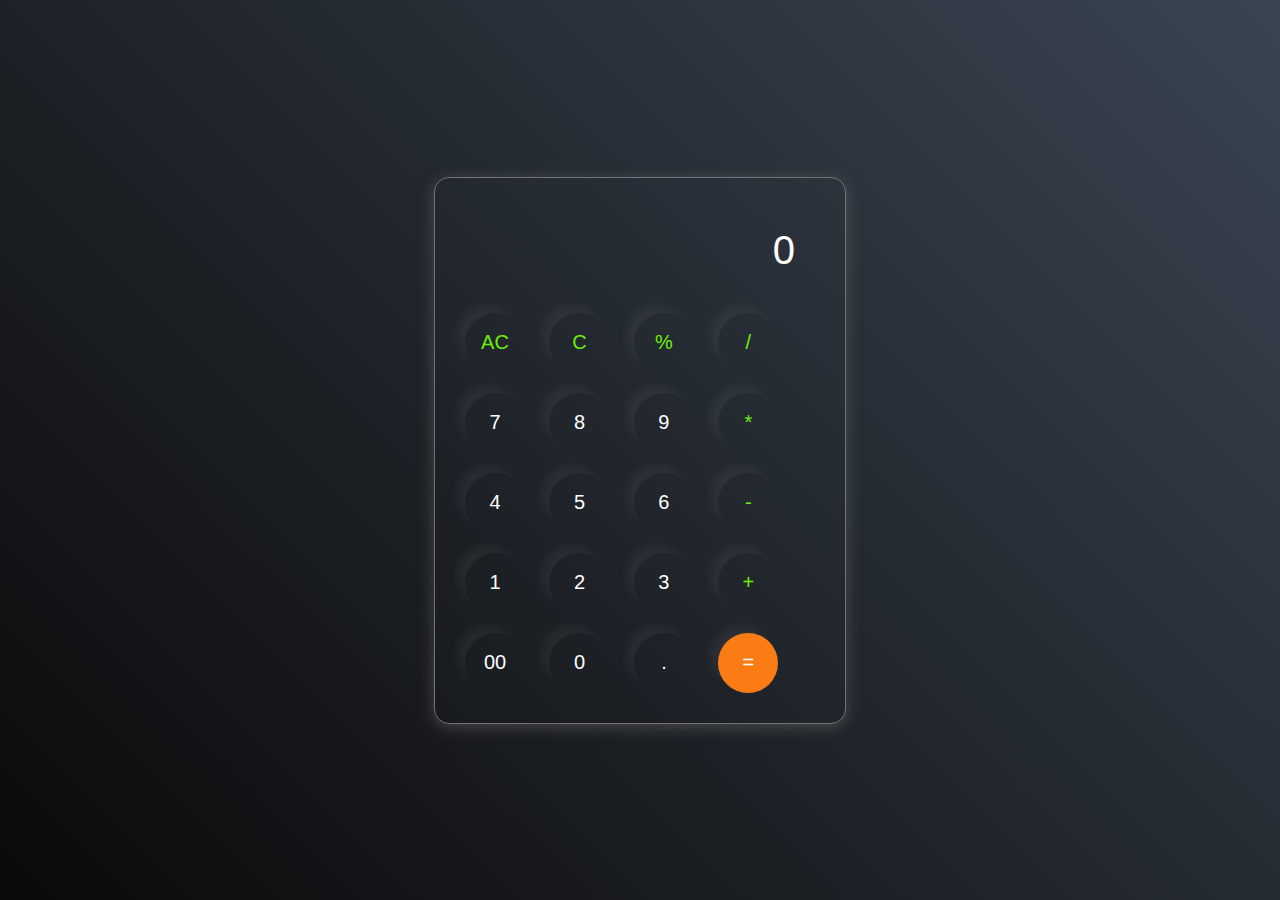
<file: calculator_2/index.html>
<!DOCTYPE html>
<html lang="en">
<head>
    <meta charset="UTF-8">
    <meta name="viewport" content="width=device-width, initial-scale=1.0">
    <link rel="stylesheet" href="style.css">
    <title>CALCULATOR</title>
</head>
<body>
    <div class="calculator">
        <input type="text" placeholder="0" id="inputBox" >
        <div>
            <button class="operator">AC</button>
            <button class="operator">C</button>
            <button class="operator">%</button>
            <button class="operator">/</button>
        </div>
        <div>
            <button>7 </button>
            <button>8</button>
            <button>9</button>
            <button class="operator">*</button>
        </div>
        <div>
            <button>4</button>
            <button>5</button>
            <button>6</button>
            <button class="operator">-</button>
        </div>
        <div>
            <button>1</button>
            <button>2</button>
            <button>3</button>
            <button class="operator">+</button>
        </div>
        <div>
            <button>00</button>
            <button>0</button>
            <button>.</button>
            <button class="equalBtn">=</button>
        </div>
    </div>

    <script src="script.js"></script>
</body>
</html>
</file>
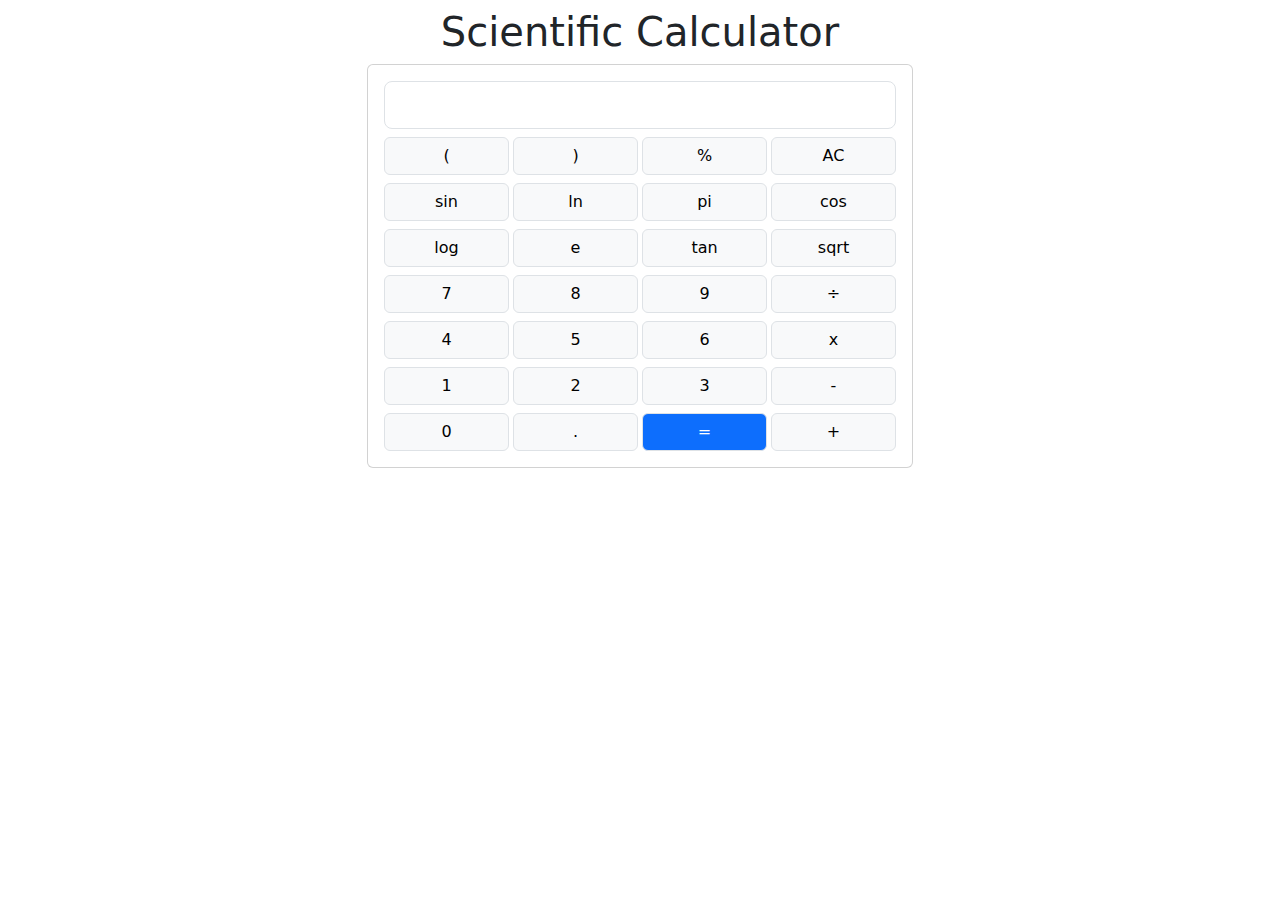
<file: Scientific_calculator/index.html>
<!DOCTYPE html>
<html lang="en">
<head>
    <meta charset="UTF-8">
    <meta name="viewport" content="width=device-width, initial-scale=1.0">
    <title>Scientific Calculator</title>
    <link href="https://cdn.jsdelivr.net/npm/bootstrap@5.3.3/dist/css/bootstrap.min.css" rel="stylesheet" integrity="sha384-QWTKZyjpPEjISv5WaRU9OFeRpok6YctnYmDr5pNlyT2bRjXh0JMhjY6hW+ALEwIH" crossorigin="anonymous">
</head>
<body>
    <div class="container">
        <h1 class="text-center mt-2">Scientific Calculator</h1>
        
        <div class="row ">
            <div class="col-12 offset-md-3 col-md-6 ">
                <div class="card">
                    <div class="card-body"> 
                        <!--                   display              -->
                        <input id="calc-display" readonly class="form-control form-control-lg text-end"
                        type="text" aria-label="form-control-lg example">
                        <!--                   button              -->
                        <div class="row gx-1">
                            <div class="col-3">
                                <button type="button" class="btn btn-light w-100 mt-2 border">(</button>
                            </div>
                            <div class="col-3">
                                <button type="button" class="btn btn-light w-100 mt-2 border">)</button>
                            </div>
                            <div class="col-3">
                                <button type="button" class="btn btn-light w-100 mt-2 border">%</button>
                            </div>
                            <div class="col-3">
                                <button type="button" class="btn btn-light w-100 mt-2 border">AC</button>
                            </div>
                        </div>
                        <div class="row gx-1">
                            <div class="col-3">
                                <button type="button" class="btn btn-light w-100 mt-2 border">sin</button>
                            </div>
                            <div class="col-3">
                                <button type="button" class="btn btn-light w-100 mt-2 border">ln</button>
                            </div>
                            <div class="col-3">
                                <button type="button" class="btn btn-light w-100 mt-2 border">pi</button>
                            </div>
                            <div class="col-3">
                                <button type="button" class="btn btn-light w-100 mt-2 border">cos</button>
                            </div>
                        </div>
                        <div class="row gx-1">
                            <div class="col-3">
                                <button type="button" class="btn btn-light w-100 mt-2 border">log</button>
                            </div>
                            <div class="col-3">
                                <button type="button" class="btn btn-light w-100 mt-2 border">e</button>
                            </div>
                            <div class="col-3">
                                <button type="button" class="btn btn-light w-100 mt-2 border">tan</button>
                            </div>
                            <div class="col-3">
                                <button type="button" class="btn btn-light w-100 mt-2 border">sqrt</button>
                            </div>
                        </div>
                        <div class="row gx-1">
                            <div class="col-3">
                                <button type="button" class="btn btn-light w-100 mt-2 border">7</button>
                            </div>
                            <div class="col-3">
                                <button type="button" class="btn btn-light w-100 mt-2 border">8</button>
                            </div>
                            <div class="col-3">
                                <button type="button" class="btn btn-light w-100 mt-2 border">9</button>
                            </div>
                            <div class="col-3">
                                <button type="button" class="btn btn-light w-100 mt-2 border">÷</button>
                            </div>
                        </div>
                        <div class="row gx-1">
                            <div class="col-3">
                                <button type="button" class="btn btn-light w-100 mt-2 border">4</button>
                            </div>
                            <div class="col-3">
                                <button type="button" class="btn btn-light w-100 mt-2 border">5</button>
                            </div>
                            <div class="col-3">
                                <button type="button" class="btn btn-light w-100 mt-2 border">6</button>
                            </div>
                            <div class="col-3">
                                <button type="button" class="btn btn-light w-100 mt-2 border">x</button>
                            </div>
                        </div>
                        <div class="row gx-1">
                            <div class="col-3">
                                <button type="button" class="btn btn-light w-100 mt-2 border">1</button>
                            </div>
                            <div class="col-3">
                                <button type="button" class="btn btn-light w-100 mt-2 border">2</button>
                            </div>
                            <div class="col-3">
                                <button type="button" class="btn btn-light w-100 mt-2 border">3</button>
                            </div>
                            <div class="col-3">
                                <button type="button" class="btn btn-light w-100 mt-2 border">-</button>
                            </div>
                        </div>
                        <div class="row gx-1">
                            <div class="col-3">
                                <button type="button" class="btn btn-light w-100 mt-2 border">0</button>
                            </div>
                            <div class="col-3">
                                <button type="button" class="btn btn-light w-100 mt-2 border">.</button>
                            </div>
                            <div class="col-3">
                                <button type="button" class="btn btn-primary w-100 mt-2 border">=</button>
                            </div>
                            <div class="col-3">
                                <button type="button" class="btn btn-light w-100 mt-2 border">+</button>
                            </div>
                        </div>
                    </div>
                </div>
            </div>
        </div>
    </div>









<script src="https://cdn.jsdelivr.net/npm/bootstrap@5.3.3/dist/js/bootstrap.bundle.min.js" integrity="sha384-YvpcrYf0tY3lHB60NNkmXc5s9fDVZLESaAA55NDzOxhy9GkcIdslK1eN7N6jIeHz" crossorigin="anonymous"></script>
<script src="calci.js">

</script>
</body>
</html>
</file>
<file: calculator_2/style.css>
*{
    margin: 0;
    padding: 0;
    box-sizing: border-box;
    font-family: 'poppins', sans-serif;
}

body{
    width: 100%;
    height: 100vh;
    display: flex;
    justify-content: center;
    align-items: center;
    background: linear-gradient(45deg,#0a0a0a,#3a4452);
}
.calculator{
    border: 1px solid #717377;
    padding: 20px;
    border-radius: 15px;
    background-color: transparent;
    box-shadow: 0px 3px 15px rgba(113, 115, 110, 0.5);
}

input{
    width: 350px;
    border: none;
    padding: 20px;
    margin: 10px;
    background: transparent;
    box-shadow: 0px 3px 15px rgbs(84, 85, 86, 0.1);
    font-size: 40px;
    text-align: right;
    color: #fff;
}

input::placeholder{
    color: #fff;
}

button{
    border: none;
    width: 60px;
    height: 60px;
    margin: 10px;
    border-radius: 50%;
    background: transparent;
    color: #fff;
    font-size: 20px;
    box-shadow: -8px -8px 10px rgba(255,255,255, 0.05);
    cursor: pointer;
}

.equalBtn{
    background-color: #fb7c14;
}

.operator{
    color: #6dee0a;
}
</file>
